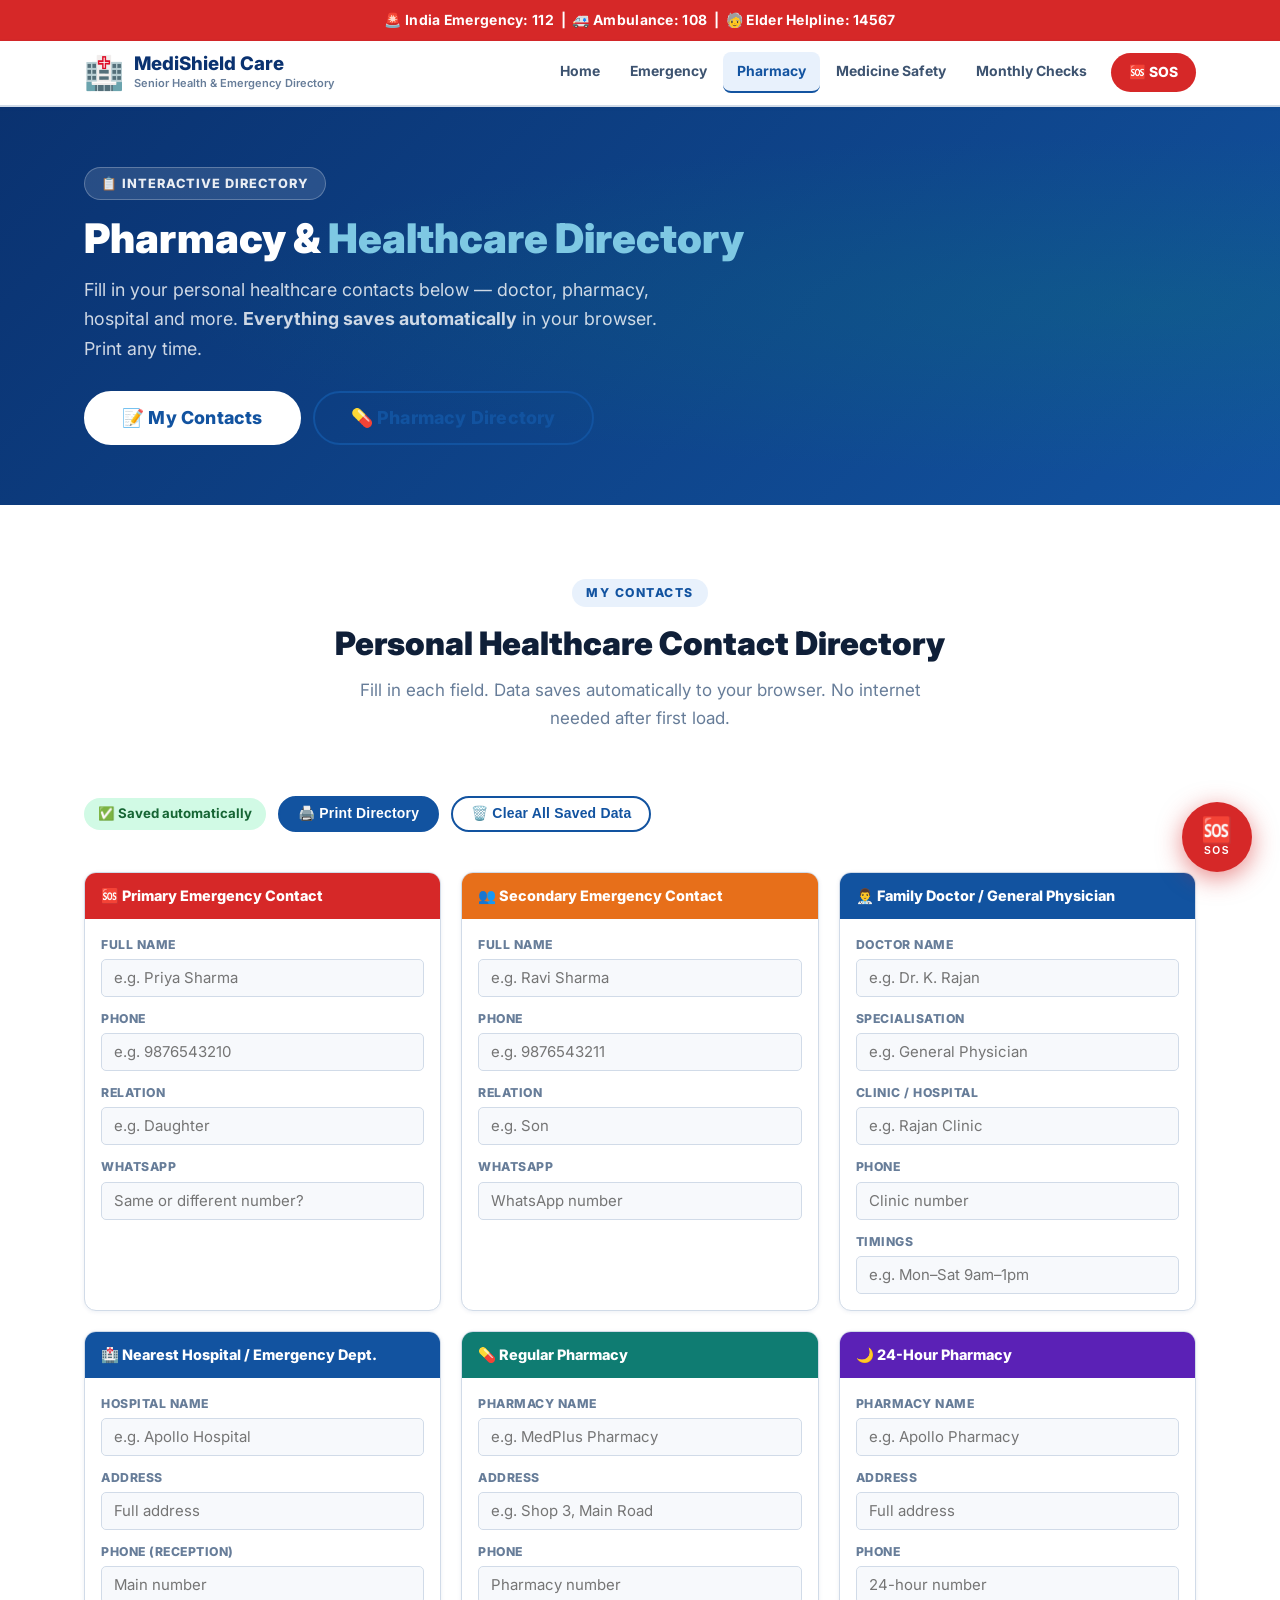
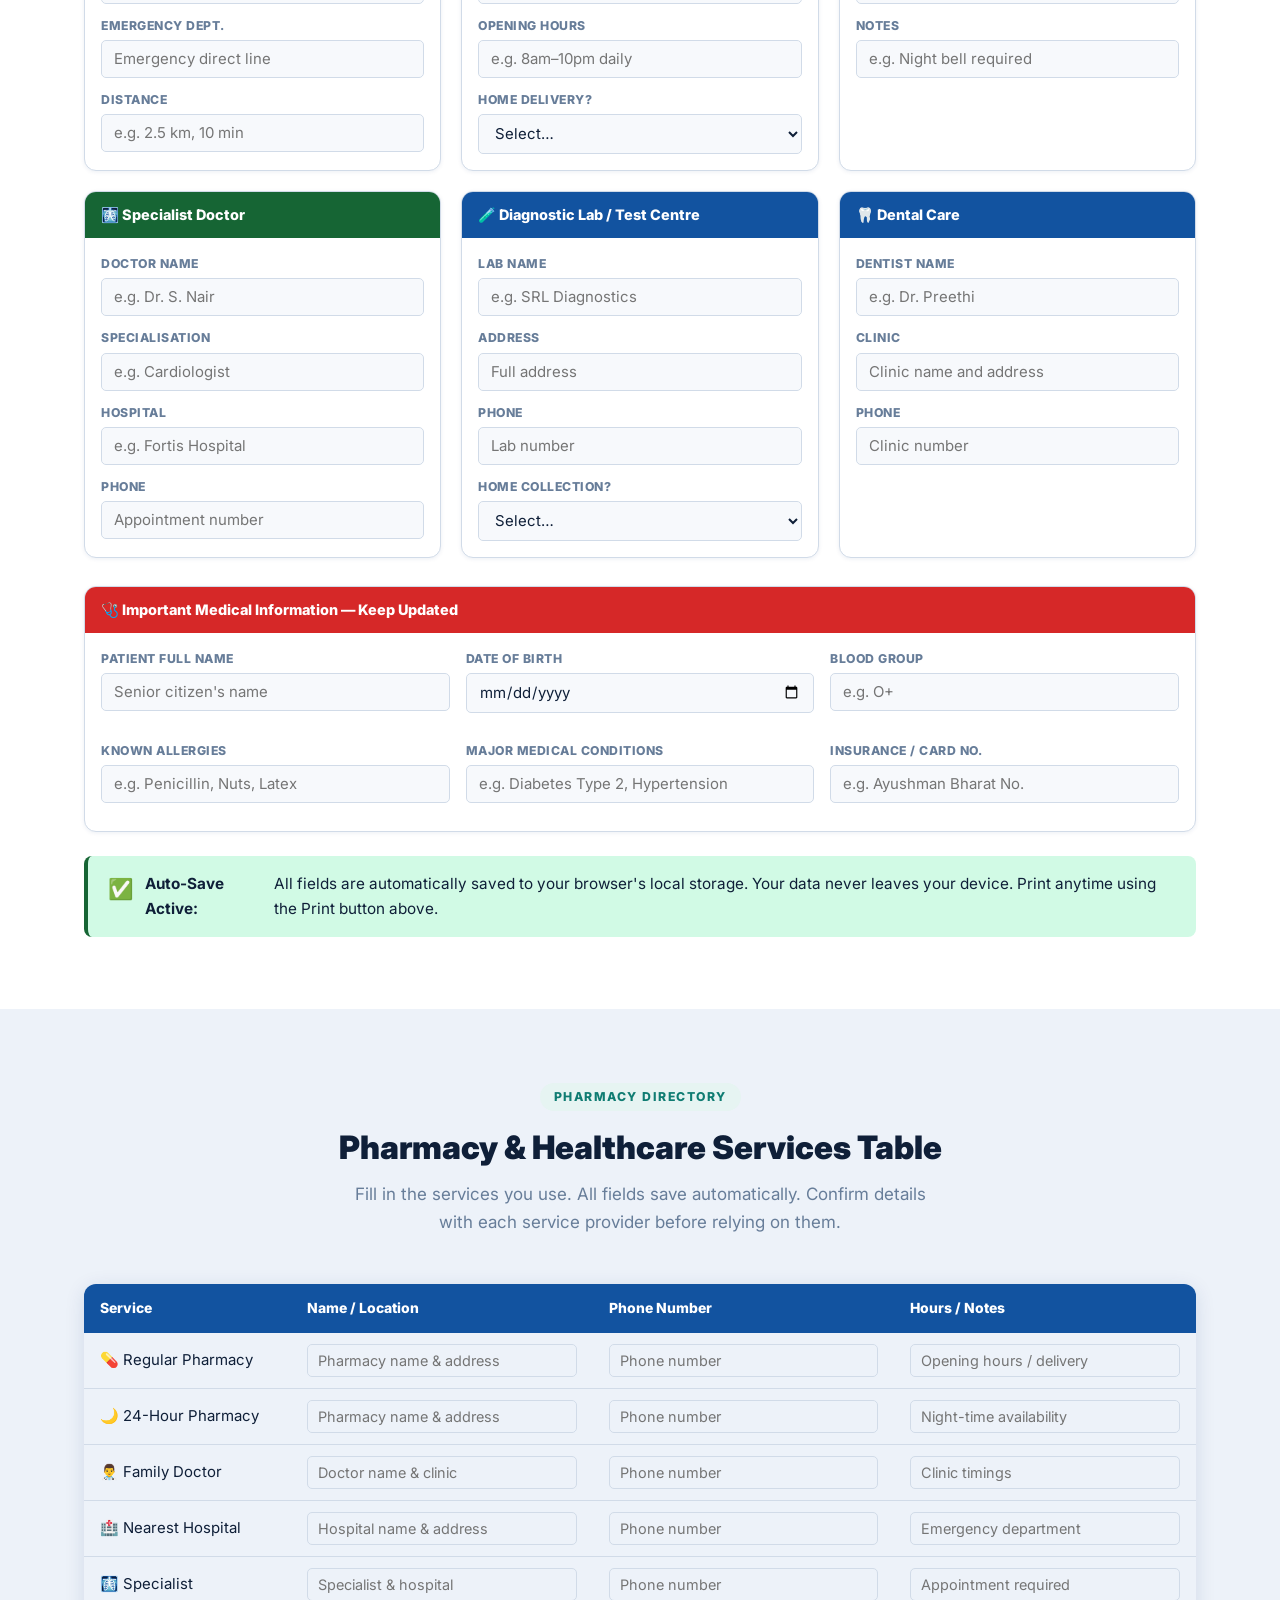
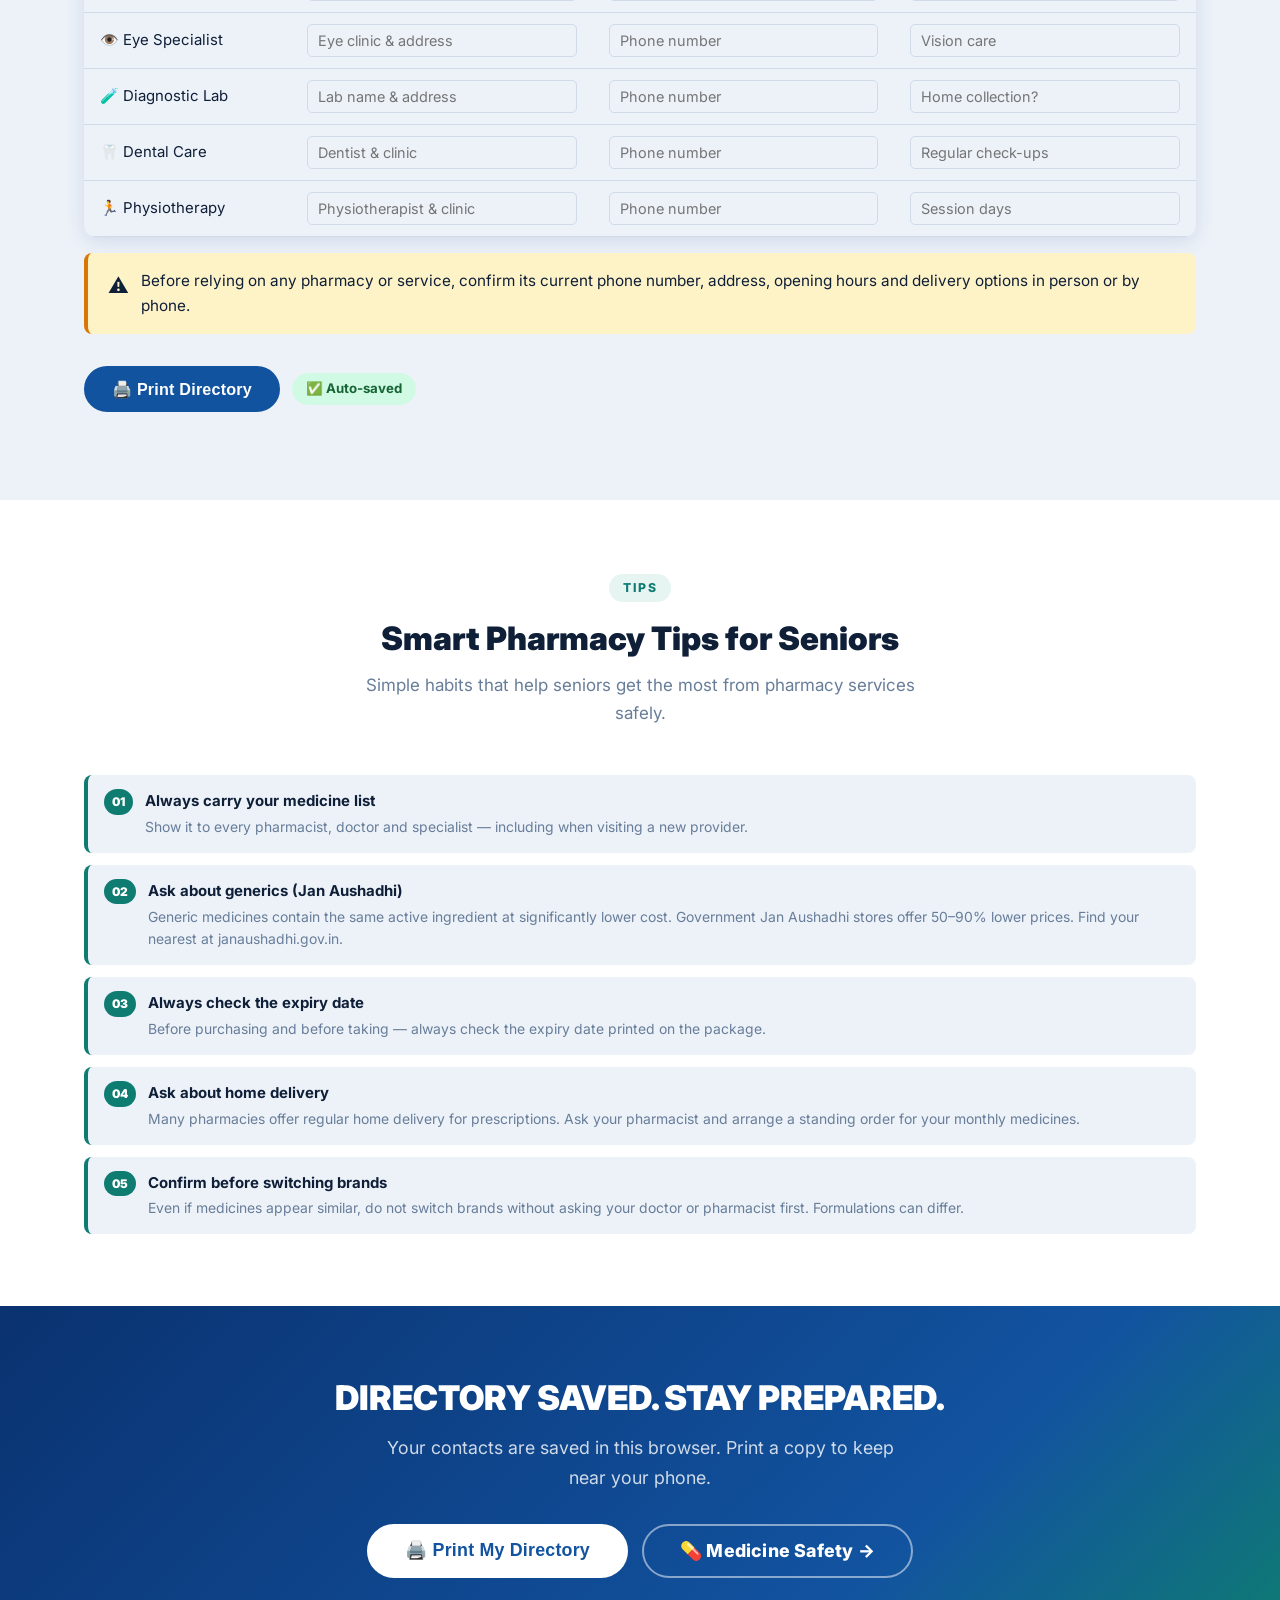
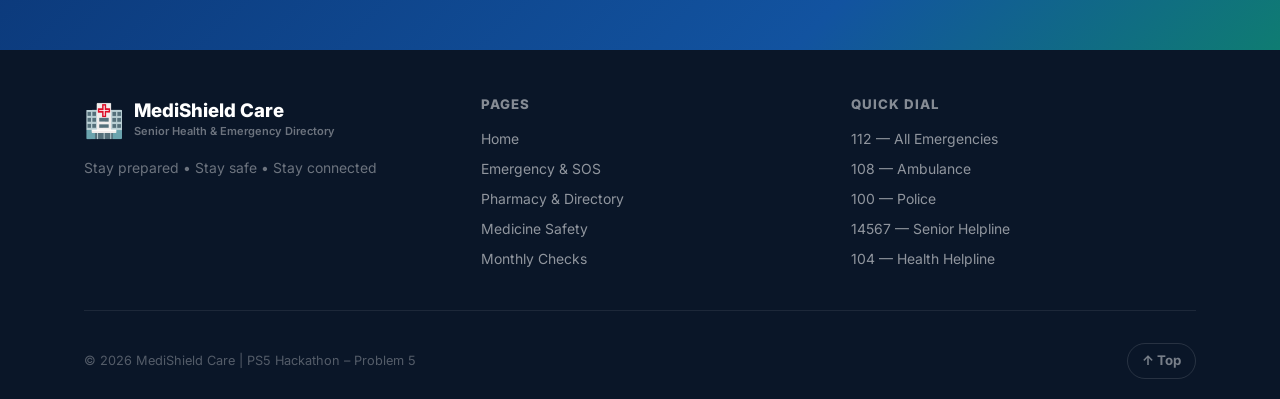
<file: pharmacy.html>
<!DOCTYPE html>
<html lang="en">
<head>
  <meta charset="UTF-8" />
  <meta name="viewport" content="width=device-width, initial-scale=1.0" />
  <title>Pharmacy &amp; My Directory — MediShield Care</title>
  <link href="https://fonts.googleapis.com/css2?family=Inter:wght@400;600;700;800;900&display=swap" rel="stylesheet" />
  <link rel="stylesheet" href="style.css" />
</head>
<body>

<div class="top-alert">
  🚨 India Emergency: <strong>112</strong> &nbsp;|&nbsp; 🚑 Ambulance: <strong>108</strong> &nbsp;|&nbsp; 🧓 Elder Helpline: <strong>14567</strong>
</div>
<header class="site-header">
  <div class="container header-inner">
    <a href="index.html" class="logo">
      <span class="logo-icon">🏥</span>
      <div class="logo-text">
        <span class="logo-title">MediShield Care</span>
        <span class="logo-sub">Senior Health &amp; Emergency Directory</span>
      </div>
    </a>
    <button class="nav-toggle" id="navToggle">☰</button>
    <nav class="main-nav" id="mainNav">
      <a href="index.html">Home</a>
      <a href="emergency.html">Emergency</a>
      <a href="pharmacy.html" class="active">Pharmacy</a>
      <a href="medicine-safety.html">Medicine Safety</a>
      <a href="monthly-checks.html">Monthly Checks</a>
      <a href="emergency.html" class="nav-sos-btn" id="navSOSBtn">🆘 SOS</a>
    </nav>
  </div>
</header>

<!-- HERO -->
<section class="page-hero" id="top">
  <div class="container page-hero-content">
    <div class="page-badge">📋 INTERACTIVE DIRECTORY</div>
    <h1>Pharmacy &amp; <span class="hero-accent">Healthcare Directory</span></h1>
    <p>Fill in your personal healthcare contacts below — doctor, pharmacy, hospital and more. <strong>Everything saves automatically</strong> in your browser. Print any time.</p>
    <div class="hero-actions">
      <a href="#contacts" class="btn btn-white btn-lg">📝 My Contacts</a>
      <a href="#pharmacy-table" class="btn btn-outline btn-lg">💊 Pharmacy Directory</a>
    </div>
  </div>
</section>

<!-- ═══ PERSONAL CONTACTS ═══ -->
<section class="section section-white" id="contacts">
  <div class="container">
    <div class="section-header">
      <span class="section-label">MY CONTACTS</span>
      <h2>Personal Healthcare Contact Directory</h2>
      <p class="section-desc">Fill in each field. Data saves automatically to your browser. No internet needed after first load.</p>
    </div>

    <div class="action-row">
      <span class="save-status saved" id="saveStatus">✅ Saved automatically</span>
      <button class="btn btn-primary btn-sm" onclick="window.print()">🖨️ Print Directory</button>
      <button class="btn btn-outline btn-sm" onclick="Store.clearAll('med_')">🗑️ Clear All Saved Data</button>
    </div>

    <div class="directory-grid mt-24">

      <div class="contact-card">
        <div class="contact-card-header red">🆘 Primary Emergency Contact</div>
        <div class="contact-card-body">
          <div class="form-field"><label>Full Name</label><input type="text" data-store="med_emg_name_1" placeholder="e.g. Priya Sharma" /></div>
          <div class="form-field"><label>Phone</label><input type="tel" data-store="med_emg_phone_1" placeholder="e.g. 9876543210" /></div>
          <div class="form-field"><label>Relation</label><input type="text" data-store="med_emg_relation_1" placeholder="e.g. Daughter" /></div>
          <div class="form-field"><label>WhatsApp</label><input type="tel" data-store="med_emg_wa_1" placeholder="Same or different number?" /></div>
        </div>
      </div>

      <div class="contact-card">
        <div class="contact-card-header orange">👥 Secondary Emergency Contact</div>
        <div class="contact-card-body">
          <div class="form-field"><label>Full Name</label><input type="text" data-store="med_emg_name_2" placeholder="e.g. Ravi Sharma" /></div>
          <div class="form-field"><label>Phone</label><input type="tel" data-store="med_emg_phone_2" placeholder="e.g. 9876543211" /></div>
          <div class="form-field"><label>Relation</label><input type="text" data-store="med_emg_relation_2" placeholder="e.g. Son" /></div>
          <div class="form-field"><label>WhatsApp</label><input type="tel" data-store="med_emg_wa_2" placeholder="WhatsApp number" /></div>
        </div>
      </div>

      <div class="contact-card">
        <div class="contact-card-header">👨‍⚕️ Family Doctor / General Physician</div>
        <div class="contact-card-body">
          <div class="form-field"><label>Doctor Name</label><input type="text" data-store="med_dr_name" placeholder="e.g. Dr. K. Rajan" /></div>
          <div class="form-field"><label>Specialisation</label><input type="text" data-store="med_dr_spec" placeholder="e.g. General Physician" /></div>
          <div class="form-field"><label>Clinic / Hospital</label><input type="text" data-store="med_dr_clinic" placeholder="e.g. Rajan Clinic" /></div>
          <div class="form-field"><label>Phone</label><input type="tel" data-store="med_dr_phone" placeholder="Clinic number" /></div>
          <div class="form-field"><label>Timings</label><input type="text" data-store="med_dr_timing" placeholder="e.g. Mon–Sat 9am–1pm" /></div>
        </div>
      </div>

      <div class="contact-card">
        <div class="contact-card-header">🏥 Nearest Hospital / Emergency Dept.</div>
        <div class="contact-card-body">
          <div class="form-field"><label>Hospital Name</label><input type="text" data-store="med_hosp_name" placeholder="e.g. Apollo Hospital" /></div>
          <div class="form-field"><label>Address</label><input type="text" data-store="med_hosp_addr" placeholder="Full address" /></div>
          <div class="form-field"><label>Phone (Reception)</label><input type="tel" data-store="med_hosp_phone" placeholder="Main number" /></div>
          <div class="form-field"><label>Emergency Dept.</label><input type="tel" data-store="med_hosp_emg" placeholder="Emergency direct line" /></div>
          <div class="form-field"><label>Distance</label><input type="text" data-store="med_hosp_dist" placeholder="e.g. 2.5 km, 10 min" /></div>
        </div>
      </div>

      <div class="contact-card">
        <div class="contact-card-header teal">💊 Regular Pharmacy</div>
        <div class="contact-card-body">
          <div class="form-field"><label>Pharmacy Name</label><input type="text" data-store="med_rx_name" placeholder="e.g. MedPlus Pharmacy" /></div>
          <div class="form-field"><label>Address</label><input type="text" data-store="med_rx_addr" placeholder="e.g. Shop 3, Main Road" /></div>
          <div class="form-field"><label>Phone</label><input type="tel" data-store="med_rx_phone" placeholder="Pharmacy number" /></div>
          <div class="form-field"><label>Opening Hours</label><input type="text" data-store="med_rx_timing" placeholder="e.g. 8am–10pm daily" /></div>
          <div class="form-field"><label>Home Delivery?</label>
            <select data-store="med_rx_delivery">
              <option value="">Select…</option>
              <option value="yes">✅ Yes — delivery available</option>
              <option value="no">❌ No delivery</option>
              <option value="unknown">❓ Confirm with pharmacy</option>
            </select>
          </div>
        </div>
      </div>

      <div class="contact-card">
        <div class="contact-card-header purple">🌙 24-Hour Pharmacy</div>
        <div class="contact-card-body">
          <div class="form-field"><label>Pharmacy Name</label><input type="text" data-store="med_rx24_name" placeholder="e.g. Apollo Pharmacy" /></div>
          <div class="form-field"><label>Address</label><input type="text" data-store="med_rx24_addr" placeholder="Full address" /></div>
          <div class="form-field"><label>Phone</label><input type="tel" data-store="med_rx24_phone" placeholder="24-hour number" /></div>
          <div class="form-field"><label>Notes</label><input type="text" data-store="med_rx24_notes" placeholder="e.g. Night bell required" /></div>
        </div>
      </div>

      <div class="contact-card">
        <div class="contact-card-header green">🩻 Specialist Doctor</div>
        <div class="contact-card-body">
          <div class="form-field"><label>Doctor Name</label><input type="text" data-store="med_sp_name" placeholder="e.g. Dr. S. Nair" /></div>
          <div class="form-field"><label>Specialisation</label><input type="text" data-store="med_sp_spec" placeholder="e.g. Cardiologist" /></div>
          <div class="form-field"><label>Hospital</label><input type="text" data-store="med_sp_hosp" placeholder="e.g. Fortis Hospital" /></div>
          <div class="form-field"><label>Phone</label><input type="tel" data-store="med_sp_phone" placeholder="Appointment number" /></div>
        </div>
      </div>

      <div class="contact-card">
        <div class="contact-card-header">🧪 Diagnostic Lab / Test Centre</div>
        <div class="contact-card-body">
          <div class="form-field"><label>Lab Name</label><input type="text" data-store="med_lab_name" placeholder="e.g. SRL Diagnostics" /></div>
          <div class="form-field"><label>Address</label><input type="text" data-store="med_lab_addr" placeholder="Full address" /></div>
          <div class="form-field"><label>Phone</label><input type="tel" data-store="med_lab_phone" placeholder="Lab number" /></div>
          <div class="form-field"><label>Home Collection?</label>
            <select data-store="med_lab_collection">
              <option value="">Select…</option>
              <option value="yes">✅ Yes — home collection available</option>
              <option value="no">❌ Visit lab in person</option>
            </select>
          </div>
        </div>
      </div>

      <div class="contact-card">
        <div class="contact-card-header">🦷 Dental Care</div>
        <div class="contact-card-body">
          <div class="form-field"><label>Dentist Name</label><input type="text" data-store="med_dent_name" placeholder="e.g. Dr. Preethi" /></div>
          <div class="form-field"><label>Clinic</label><input type="text" data-store="med_dent_clinic" placeholder="Clinic name and address" /></div>
          <div class="form-field"><label>Phone</label><input type="tel" data-store="med_dent_phone" placeholder="Clinic number" /></div>
        </div>
      </div>

    </div><!-- end directory-grid -->

    <!-- Medical Info -->
    <div style="margin-top:28px;">
      <div class="contact-card">
        <div class="contact-card-header red">🩺 Important Medical Information — Keep Updated</div>
        <div class="contact-card-body" style="display:grid;grid-template-columns:repeat(3,1fr);gap:16px;">
          <div class="form-field"><label>Patient Full Name</label><input type="text" data-store="med_patient_name" placeholder="Senior citizen's name" /></div>
          <div class="form-field"><label>Date of Birth</label><input type="date" data-store="med_dob" /></div>
          <div class="form-field"><label>Blood Group</label><input type="text" data-store="med_blood" placeholder="e.g. O+" /></div>
          <div class="form-field"><label>Known Allergies</label><input type="text" data-store="med_allergies" placeholder="e.g. Penicillin, Nuts, Latex" /></div>
          <div class="form-field"><label>Major Medical Conditions</label><input type="text" data-store="med_conditions" placeholder="e.g. Diabetes Type 2, Hypertension" /></div>
          <div class="form-field"><label>Insurance / Card No.</label><input type="text" data-store="med_insurance" placeholder="e.g. Ayushman Bharat No." /></div>
        </div>
      </div>
    </div>

    <div class="note note-success mt-24">
      <span class="note-icon">✅</span>
      <strong>Auto-Save Active:</strong> All fields are automatically saved to your browser's local storage. Your data never leaves your device. Print anytime using the Print button above.
    </div>
  </div>
</section>

<!-- ═══ PHARMACY TABLE ═══ -->
<section class="section section-bg2" id="pharmacy-table">
  <div class="container">
    <div class="section-header">
      <span class="section-label teal">PHARMACY DIRECTORY</span>
      <h2>Pharmacy &amp; Healthcare Services Table</h2>
      <p class="section-desc">Fill in the services you use. All fields save automatically. Confirm details with each service provider before relying on them.</p>
    </div>

    <div class="pharmacy-table-wrap">
      <table class="pharmacy-table">
        <thead>
          <tr>
            <th>Service</th>
            <th>Name / Location</th>
            <th>Phone Number</th>
            <th>Hours / Notes</th>
          </tr>
        </thead>
        <tbody>
          <tr>
            <td>💊 Regular Pharmacy</td>
            <td><input type="text" data-store="pt_rx1_name" placeholder="Pharmacy name &amp; address" /></td>
            <td><input type="tel" data-store="pt_rx1_phone" placeholder="Phone number" /></td>
            <td><input type="text" data-store="pt_rx1_notes" placeholder="Opening hours / delivery" /></td>
          </tr>
          <tr>
            <td>🌙 24-Hour Pharmacy</td>
            <td><input type="text" data-store="pt_rx2_name" placeholder="Pharmacy name &amp; address" /></td>
            <td><input type="tel" data-store="pt_rx2_phone" placeholder="Phone number" /></td>
            <td><input type="text" data-store="pt_rx2_notes" placeholder="Night-time availability" /></td>
          </tr>
          <tr>
            <td>👨‍⚕️ Family Doctor</td>
            <td><input type="text" data-store="pt_dr_name" placeholder="Doctor name &amp; clinic" /></td>
            <td><input type="tel" data-store="pt_dr_phone" placeholder="Phone number" /></td>
            <td><input type="text" data-store="pt_dr_notes" placeholder="Clinic timings" /></td>
          </tr>
          <tr>
            <td>🏥 Nearest Hospital</td>
            <td><input type="text" data-store="pt_hosp_name" placeholder="Hospital name &amp; address" /></td>
            <td><input type="tel" data-store="pt_hosp_phone" placeholder="Phone number" /></td>
            <td><input type="text" data-store="pt_hosp_notes" placeholder="Emergency department" /></td>
          </tr>
          <tr>
            <td>🩻 Specialist</td>
            <td><input type="text" data-store="pt_sp_name" placeholder="Specialist &amp; hospital" /></td>
            <td><input type="tel" data-store="pt_sp_phone" placeholder="Phone number" /></td>
            <td><input type="text" data-store="pt_sp_notes" placeholder="Appointment required" /></td>
          </tr>
          <tr>
            <td>👁️ Eye Specialist</td>
            <td><input type="text" data-store="pt_eye_name" placeholder="Eye clinic &amp; address" /></td>
            <td><input type="tel" data-store="pt_eye_phone" placeholder="Phone number" /></td>
            <td><input type="text" data-store="pt_eye_notes" placeholder="Vision care" /></td>
          </tr>
          <tr>
            <td>🧪 Diagnostic Lab</td>
            <td><input type="text" data-store="pt_lab_name" placeholder="Lab name &amp; address" /></td>
            <td><input type="tel" data-store="pt_lab_phone" placeholder="Phone number" /></td>
            <td><input type="text" data-store="pt_lab_notes" placeholder="Home collection?" /></td>
          </tr>
          <tr>
            <td>🦷 Dental Care</td>
            <td><input type="text" data-store="pt_dent_name" placeholder="Dentist &amp; clinic" /></td>
            <td><input type="tel" data-store="pt_dent_phone" placeholder="Phone number" /></td>
            <td><input type="text" data-store="pt_dent_notes" placeholder="Regular check-ups" /></td>
          </tr>
          <tr>
            <td>🏃 Physiotherapy</td>
            <td><input type="text" data-store="pt_physio_name" placeholder="Physiotherapist &amp; clinic" /></td>
            <td><input type="tel" data-store="pt_physio_phone" placeholder="Phone number" /></td>
            <td><input type="text" data-store="pt_physio_notes" placeholder="Session days" /></td>
          </tr>
        </tbody>
      </table>
    </div>

    <div class="note note-warn mt-16">
      <span class="note-icon">⚠️</span>
      Before relying on any pharmacy or service, confirm its current phone number, address, opening hours and delivery options in person or by phone.
    </div>

    <div class="action-row mt-16">
      <button class="btn btn-primary" onclick="window.print()">🖨️ Print Directory</button>
      <span class="save-status saved" id="saveStatus2">✅ Auto-saved</span>
    </div>
  </div>
</section>

<!-- ═══ PHARMACY TIPS ═══ -->
<section class="section section-white">
  <div class="container">
    <div class="section-header">
      <span class="section-label teal">TIPS</span>
      <h2>Smart Pharmacy Tips for Seniors</h2>
      <p class="section-desc">Simple habits that help seniors get the most from pharmacy services safely.</p>
    </div>
    <div class="tip-list">
      <div class="tip-item">
        <span class="tip-num">01</span>
        <div><strong>Always carry your medicine list</strong><p>Show it to every pharmacist, doctor and specialist — including when visiting a new provider.</p></div>
      </div>
      <div class="tip-item">
        <span class="tip-num">02</span>
        <div><strong>Ask about generics (Jan Aushadhi)</strong><p>Generic medicines contain the same active ingredient at significantly lower cost. Government Jan Aushadhi stores offer 50–90% lower prices. Find your nearest at janaushadhi.gov.in.</p></div>
      </div>
      <div class="tip-item">
        <span class="tip-num">03</span>
        <div><strong>Always check the expiry date</strong><p>Before purchasing and before taking — always check the expiry date printed on the package.</p></div>
      </div>
      <div class="tip-item">
        <span class="tip-num">04</span>
        <div><strong>Ask about home delivery</strong><p>Many pharmacies offer regular home delivery for prescriptions. Ask your pharmacist and arrange a standing order for your monthly medicines.</p></div>
      </div>
      <div class="tip-item">
        <span class="tip-num">05</span>
        <div><strong>Confirm before switching brands</strong><p>Even if medicines appear similar, do not switch brands without asking your doctor or pharmacist first. Formulations can differ.</p></div>
      </div>
    </div>
  </div>
</section>

<section class="cta-section">
  <div class="container">
    <h2>DIRECTORY SAVED. STAY PREPARED.</h2>
    <p>Your contacts are saved in this browser. Print a copy to keep near your phone.</p>
    <div class="cta-actions">
      <button class="btn btn-white btn-lg" onclick="window.print()">🖨️ Print My Directory</button>
      <a href="medicine-safety.html" class="btn btn-outline-white btn-lg">💊 Medicine Safety →</a>
    </div>
  </div>
</section>

<footer class="site-footer">
  <div class="container">
    <div class="footer-top">
      <div class="footer-brand">
        <div class="logo" style="margin-bottom:10px;"><span class="logo-icon">🏥</span><div class="logo-text"><span class="logo-title">MediShield Care</span><span class="logo-sub">Senior Health &amp; Emergency Directory</span></div></div>
        <p>Stay prepared • Stay safe • Stay connected</p>
      </div>
      <div class="footer-links-grid">
        <div class="footer-col"><h4>Pages</h4><a href="index.html">Home</a><a href="emergency.html">Emergency &amp; SOS</a><a href="pharmacy.html">Pharmacy &amp; Directory</a><a href="medicine-safety.html">Medicine Safety</a><a href="monthly-checks.html">Monthly Checks</a></div>
        <div class="footer-col"><h4>Quick Dial</h4><a href="tel:112">112 — All Emergencies</a><a href="tel:108">108 — Ambulance</a><a href="tel:100">100 — Police</a><a href="tel:14567">14567 — Senior Helpline</a><a href="tel:104">104 — Health Helpline</a></div>
      </div>
    </div>
    <div class="footer-bottom">
      <span>© 2026 MediShield Care | PS5 Hackathon – Problem 5</span>
      <a href="#top" class="back-to-top">↑ Top</a>
    </div>
  </div>
</footer>

<button class="sos-fab" id="sosFab" aria-label="Emergency SOS"><span class="fab-icon">🆘</span><span class="fab-text">SOS</span></button>

<div class="sos-overlay hidden" id="sosOverlay" role="dialog" aria-modal="true">
  <div class="sos-modal">
    <div class="sos-modal-header">
      <div class="sos-modal-header-left"><span class="sos-flash-icon">🚨</span><div><div class="sos-modal-title">Emergency SOS Activated</div><div class="sos-modal-subtitle">Your location is being prepared</div></div></div>
      <button class="sos-close" id="sosCloseBtn">✕</button>
    </div>
    <div class="sos-modal-body">
      <div class="location-box">
        <div class="location-box-header">📍 YOUR CURRENT LOCATION</div>
        <div class="location-status" id="sosLocationStatus">Detecting location…</div>
        <div class="location-coords font-mono" id="sosCoords"></div>
        <div class="location-actions">
          <button class="loc-btn primary" id="sosGetLocation">🔄 Refresh</button>
          <a class="loc-btn" id="sosLocationForMaps" href="#" target="_blank">🗺️ View Map</a>
          <button class="loc-btn" id="sosCopyBtn">📋 Copy</button>
        </div>
      </div>
      <div class="call-grid">
        <a href="tel:112" class="call-btn call-red"><span class="call-icon">🆘</span><span class="call-info"><span class="call-num">112</span><span class="call-label">All Emergencies</span></span></a>
        <a href="tel:108" class="call-btn call-orange"><span class="call-icon">🚑</span><span class="call-info"><span class="call-num">108</span><span class="call-label">Ambulance</span></span></a>
        <a href="tel:100" class="call-btn call-blue"><span class="call-icon">👮</span><span class="call-info"><span class="call-num">100</span><span class="call-label">Police</span></span></a>
        <a href="tel:14567" class="call-btn call-teal"><span class="call-icon">🧓</span><span class="call-info"><span class="call-num">14567</span><span class="call-label">Senior Helpline</span></span></a>
      </div>
      <div class="share-section mt-16">
        <div class="share-title">📲 SHARE YOUR LOCATION</div>
        <div class="share-buttons">
          <a id="sosWhatsApp" href="#" target="_blank" class="share-btn share-whatsapp">💬 WhatsApp Emergency Contact</a>
          <a id="sosMaps" href="#" target="_blank" class="share-btn share-maps">🗺️ Google Maps</a>
          <button id="sosCopyBtn2" class="share-btn share-copy" onclick="SOS.copyLocation()">📋 Copy Location</button>
        </div>
        <div class="sos-contact-row" id="sosSavedContact"></div>
      </div>
    </div>
  </div>
</div>

<script src="shared.js"></script>
</body>
</html>
</file>
<file: style.css>
/* ══════════════════════════════════════════════════════
   MediShield Care  —  Clinical White + Blue/Red theme
   style.css  (shared across all pages)
══════════════════════════════════════════════════════ */

/* ── CSS Reset & Variables ── */
*, *::before, *::after { box-sizing: border-box; margin: 0; padding: 0; }

:root {
  /* Core palette */
  --primary:     #1253a0;
  --primary-dk:  #0a3270;
  --primary-lt:  #e8f1fc;
  --red:         #d62828;
  --red-lt:      #fde8e8;
  --red-dk:      #991b1b;
  --orange:      #e76f1a;
  --teal:        #0f7c72;
  --teal-lt:     #e6f4f2;
  --green:       #166534;
  --green-lt:    #d1fae5;
  --purple:      #5b21b6;
  --amber:       #b45309;
  --amber-lt:    #fef3c7;

  /* Neutrals */
  --white:       #ffffff;
  --bg:          #f7f9fc;
  --bg2:         #edf2f9;
  --border:      #d1dbe8;
  --text:        #0f1f38;
  --text-mid:    #3d5370;
  --text-muted:  #677d99;

  /* Effects */
  --shadow-sm:   0 1px 4px rgba(10,50,112,.08);
  --shadow:      0 4px 20px rgba(10,50,112,.12);
  --shadow-lg:   0 12px 40px rgba(10,50,112,.16);
  --radius:      12px;
  --radius-sm:   8px;
  --radius-xs:   5px;

  /* Typography */
  --font: 'Inter', system-ui, -apple-system, sans-serif;
  --font-serif: 'Georgia', 'Times New Roman', serif;
}

html { scroll-behavior: smooth; font-size: 17px; }

body {
  font-family: var(--font);
  color: var(--text);
  background: var(--bg);
  line-height: 1.65;
  -webkit-font-smoothing: antialiased;
}

a { color: var(--primary); text-decoration: none; transition: color .15s; }
a:hover { color: var(--primary-dk); text-decoration: underline; }
img { max-width: 100%; height: auto; display: block; border-radius: var(--radius); }
strong { font-weight: 700; }

.container { max-width: 1160px; margin: 0 auto; padding: 0 24px; }
.sr-only { position:absolute; width:1px; height:1px; overflow:hidden; clip:rect(0,0,0,0); }

/* ═══════════════════════════════════
   TOP ALERT BAR
═══════════════════════════════════ */
.top-alert {
  background: var(--red);
  color: #fff;
  text-align: center;
  padding: 9px 20px;
  font-size: .82rem;
  font-weight: 700;
  letter-spacing: .3px;
}
.top-alert a { color: #ffd6d6; font-weight: 800; }

/* ═══════════════════════════════════
   SITE HEADER / NAV
═══════════════════════════════════ */
.site-header {
  background: var(--white);
  border-bottom: 2px solid var(--border);
  position: sticky;
  top: 0;
  z-index: 90;
  box-shadow: var(--shadow-sm);
}
.header-inner {
  display: flex;
  align-items: center;
  justify-content: space-between;
  gap: 20px;
  min-height: 64px;
}
.logo {
  display: flex;
  align-items: center;
  gap: 10px;
  flex-shrink: 0;
  text-decoration: none;
}
.logo-icon { font-size: 1.9rem; }
.logo-text  { display: flex; flex-direction: column; }
.logo-title { font-size: 1.1rem; font-weight: 800; color: var(--primary-dk); line-height: 1.1; }
.logo-sub   { font-size: .65rem; color: var(--text-muted); font-weight: 600; }

.main-nav { display: flex; gap: 2px; align-items: center; }
.main-nav a {
  color: var(--text-mid);
  font-size: .82rem;
  font-weight: 700;
  padding: 8px 14px;
  border-radius: var(--radius-sm);
  transition: all .15s;
  white-space: nowrap;
  text-decoration: none;
  border-bottom: 2px solid transparent;
}
.main-nav a:hover { background: var(--primary-lt); color: var(--primary); }
.main-nav a.active { color: var(--primary); border-bottom-color: var(--primary); background: var(--primary-lt); }

.nav-sos-btn {
  background: var(--red);
  color: #fff !important;
  border-radius: 50px !important;
  padding: 8px 18px !important;
  font-weight: 800 !important;
  font-size: .82rem !important;
  border: none !important;
  animation: pulse-sos 2.4s infinite;
  margin-left: 8px;
}
.nav-sos-btn:hover { background: var(--red-dk) !important; text-decoration: none !important; }

@keyframes pulse-sos {
  0%, 100% { box-shadow: 0 0 0 0 rgba(214,40,40,.5); }
  50%       { box-shadow: 0 0 0 7px rgba(214,40,40,0); }
}

.nav-toggle {
  display: none;
  background: none;
  border: 2px solid var(--border);
  color: var(--text);
  font-size: 1.3rem;
  padding: 7px 11px;
  border-radius: var(--radius-sm);
  cursor: pointer;
  transition: all .15s;
}
.nav-toggle:hover { background: var(--bg2); }

/* ═══════════════════════════════════
   BUTTONS
═══════════════════════════════════ */
.btn {
  display: inline-flex;
  align-items: center;
  gap: 8px;
  padding: 13px 26px;
  border-radius: 50px;
  font-size: .95rem;
  font-weight: 800;
  cursor: pointer;
  border: 2.5px solid transparent;
  transition: all .18s;
  text-decoration: none;
  line-height: 1;
  letter-spacing: .2px;
}
.btn:hover { text-decoration: none; transform: translateY(-1px); }

.btn-primary { background: var(--primary); color: #fff; border-color: var(--primary); }
.btn-primary:hover { background: var(--primary-dk); border-color: var(--primary-dk); }

.btn-red { background: var(--red); color: #fff; border-color: var(--red); }
.btn-red:hover { background: var(--red-dk); border-color: var(--red-dk); }

.btn-teal { background: var(--teal); color: #fff; border-color: var(--teal); }
.btn-outline { background: transparent; color: var(--primary); border-color: var(--primary); }
.btn-outline:hover { background: var(--primary-lt); }

.btn-sm { padding: 9px 18px; font-size: .82rem; }
.btn-lg { padding: 16px 36px; font-size: 1.05rem; }

/* ═══════════════════════════════════
   PAGE HERO
═══════════════════════════════════ */
.page-hero {
  background: linear-gradient(135deg, var(--primary-dk) 0%, var(--primary) 100%);
  padding: 60px 0;
  position: relative;
  overflow: hidden;
}
.page-hero::before {
  content: '';
  position: absolute; inset: 0;
  background: radial-gradient(ellipse at 90% 50%, rgba(15,124,114,.25) 0%, transparent 60%);
  pointer-events: none;
}
.page-hero-content { position: relative; z-index: 1; }
.page-badge {
  display: inline-block;
  background: rgba(255,255,255,.12);
  border: 1.5px solid rgba(255,255,255,.25);
  color: rgba(255,255,255,.9);
  padding: 5px 16px;
  border-radius: 50px;
  font-size: .75rem;
  font-weight: 800;
  letter-spacing: 1px;
  margin-bottom: 16px;
}
.page-hero h1 {
  font-size: 2.4rem;
  font-weight: 900;
  color: #fff;
  line-height: 1.1;
  margin-bottom: 14px;
}
.page-hero .hero-accent { color: #7ec8e3; }
.page-hero .hero-red    { color: #ff9999; }
.page-hero p {
  font-size: 1.05rem;
  color: rgba(255,255,255,.8);
  max-width: 600px;
  line-height: 1.65;
}
.hero-two-col {
  display: grid;
  grid-template-columns: 1fr 400px;
  align-items: center;
  gap: 48px;
}
.hero-img-wrap img {
  border-radius: var(--radius);
  box-shadow: 0 20px 50px rgba(0,0,0,.35);
}
.hero-actions { display: flex; gap: 12px; flex-wrap: wrap; margin-top: 28px; }

/* SOS quick-bar in hero */
.hero-sos-bar {
  display: flex;
  gap: 0;
  margin-top: 28px;
  background: rgba(255,255,255,.08);
  border: 1.5px solid rgba(255,255,255,.18);
  border-radius: var(--radius);
  overflow: hidden;
  flex-wrap: wrap;
}
.hero-sos-item {
  flex: 1;
  min-width: 120px;
  padding: 14px 16px;
  text-align: center;
  border-right: 1px solid rgba(255,255,255,.12);
  cursor: pointer;
  transition: background .15s;
  text-decoration: none;
  display: block;
}
.hero-sos-item:last-child { border-right: none; }
.hero-sos-item:hover { background: rgba(255,255,255,.14); text-decoration: none; }
.sos-num   { display: block; font-size: 1.5rem; font-weight: 900; color: #ffd166; }
.sos-label { display: block; font-size: .67rem; color: rgba(255,255,255,.7); font-weight: 600; margin-top: 2px; }

/* ═══════════════════════════════════
   SECTION STRUCTURE
═══════════════════════════════════ */
.section { padding: 72px 0; }
.section-white  { background: var(--white); }
.section-bg     { background: var(--bg); }
.section-bg2    { background: var(--bg2); }
.section-dark   { background: linear-gradient(135deg, #0a1f3c 0%, var(--primary-dk) 100%); }
.section-teal   { background: linear-gradient(135deg, #083832 0%, var(--teal) 100%); }

.section-header { text-align: center; margin-bottom: 48px; }
.section-label {
  display: inline-block;
  background: var(--primary-lt);
  color: var(--primary);
  font-size: .72rem;
  font-weight: 800;
  padding: 4px 14px;
  border-radius: 50px;
  letter-spacing: 1.5px;
  text-transform: uppercase;
  margin-bottom: 10px;
}
.section-label.red    { background: var(--red-lt); color: var(--red-dk); }
.section-label.teal   { background: var(--teal-lt); color: var(--teal); }
.section-label.amber  { background: var(--amber-lt); color: var(--amber); }
.section-label.light  { background: rgba(255,255,255,.12); color: rgba(255,255,255,.9); }
.section-label.green  { background: var(--green-lt); color: var(--green); }

.section-header h2 {
  font-size: 1.9rem;
  font-weight: 900;
  color: var(--text);
  margin: 8px 0 12px;
  line-height: 1.2;
}
.section-header.light h2 { color: #fff; }
.section-desc { font-size: 1rem; color: var(--text-muted); max-width: 580px; margin: 0 auto; }
.section-header.light .section-desc { color: rgba(255,255,255,.75); }

/* ═══════════════════════════════════
   CARDS
═══════════════════════════════════ */
.cards-grid { display: grid; gap: 20px; }
.g-2 { grid-template-columns: repeat(2, 1fr); }
.g-3 { grid-template-columns: repeat(3, 1fr); }
.g-4 { grid-template-columns: repeat(4, 1fr); }

.card {
  background: var(--white);
  border: 1.5px solid var(--border);
  border-radius: var(--radius);
  padding: 28px 24px;
  transition: transform .2s, box-shadow .2s;
  box-shadow: var(--shadow-sm);
}
.card:hover { transform: translateY(-3px); box-shadow: var(--shadow); }
.card-top-blue   { border-top: 4px solid var(--primary); }
.card-top-red    { border-top: 4px solid var(--red); }
.card-top-teal   { border-top: 4px solid var(--teal); }
.card-top-green  { border-top: 4px solid var(--green); }
.card-top-purple { border-top: 4px solid var(--purple); }
.card-top-orange { border-top: 4px solid var(--orange); }
.card-icon { font-size: 2.2rem; margin-bottom: 14px; }
.card h3   { font-size: 1.05rem; font-weight: 800; color: var(--text); margin-bottom: 8px; }
.card p    { font-size: .88rem; color: var(--text-muted); line-height: 1.6; margin: 0; }

/* ═══════════════════════════════════
   NOTE / ALERT BOXES
═══════════════════════════════════ */
.note {
  display: flex;
  align-items: flex-start;
  gap: 12px;
  padding: 16px 20px;
  border-radius: var(--radius-sm);
  font-size: .9rem;
  line-height: 1.6;
}
.note .note-icon { font-size: 1.2rem; flex-shrink: 0; margin-top: 1px; }
.note-info    { background: var(--primary-lt); border-left: 4px solid var(--primary); }
.note-warn    { background: var(--amber-lt); border-left: 4px solid #d97706; }
.note-danger  { background: var(--red-lt); border-left: 4px solid var(--red); }
.note-success { background: var(--green-lt); border-left: 4px solid var(--green); }
.note-teal    { background: var(--teal-lt); border-left: 4px solid var(--teal); }

/* ═══════════════════════════════════
   UNVERIFIED BANNER (US poster)
═══════════════════════════════════ */
.unverified-banner {
  background: #7f1d1d;
  color: #fff;
  border: 3px solid var(--red);
  border-radius: var(--radius);
  overflow: hidden;
}
.unverified-banner-header {
  background: var(--red);
  padding: 12px 20px;
  display: flex;
  align-items: center;
  gap: 10px;
  font-size: .95rem;
  font-weight: 800;
  letter-spacing: .3px;
}
.unverified-banner-body {
  padding: 20px;
  font-size: .88rem;
  line-height: 1.65;
  color: rgba(255,255,255,.85);
}
.unverified-banner img { border-radius: var(--radius-sm); margin: 16px auto; max-height: 500px; object-fit: contain; }

/* ═══════════════════════════════════
   STEP CARDS (numbered)
═══════════════════════════════════ */
.steps-row { display: grid; grid-template-columns: repeat(4,1fr); gap: 20px; }
.step-card {
  background: var(--white);
  border: 1.5px solid var(--border);
  border-radius: var(--radius);
  padding: 28px 20px;
  text-align: center;
  position: relative;
  box-shadow: var(--shadow-sm);
  transition: transform .2s, box-shadow .2s;
}
.step-card:hover { transform: translateY(-3px); box-shadow: var(--shadow); }
.step-num {
  position: absolute; top: -16px; left: 50%; transform: translateX(-50%);
  width: 36px; height: 36px;
  background: var(--red); color: #fff;
  border-radius: 50%;
  font-size: .88rem; font-weight: 900;
  display: flex; align-items: center; justify-content: center;
  box-shadow: 0 4px 12px rgba(214,40,40,.35);
}
.step-icon { font-size: 2.4rem; margin: 10px 0 14px; }
.step-card h3 { font-size: 1rem; font-weight: 800; color: var(--text); margin-bottom: 8px; }
.step-card p  { font-size: .86rem; color: var(--text-muted); line-height: 1.6; margin: 0; }

/* ═══════════════════════════════════
   EMERGENCY NUMBER BOARD
═══════════════════════════════════ */
.emg-board { background: var(--white); border: 1.5px solid var(--border); border-radius: var(--radius); padding: 32px; box-shadow: var(--shadow); }
.emg-board-title { font-size: 1.15rem; font-weight: 900; color: var(--text); margin-bottom: 20px; text-align: center; }
.emg-grid { display: grid; grid-template-columns: repeat(3,1fr); gap: 16px; margin-bottom: 20px; }
.emg-card {
  border-radius: var(--radius-sm);
  padding: 20px 16px;
  text-align: center;
  transition: transform .2s, box-shadow .2s;
  cursor: pointer;
  position: relative;
}
.emg-card:hover { transform: translateY(-3px); box-shadow: var(--shadow); }
.emg-card .emg-icon { font-size: 1.8rem; margin-bottom: 6px; }
.emg-card .emg-num  {
  font-size: 1.75rem; font-weight: 900; color: #fff;
  letter-spacing: 1px; line-height: 1; margin-bottom: 5px;
  display: block;
}
.emg-card .emg-label { font-size: .82rem; font-weight: 800; color: rgba(255,255,255,.95); margin-bottom: 4px; }
.emg-card .emg-note  { font-size: .7rem; color: rgba(255,255,255,.65); }
.emg-copy-hint { position: absolute; top: 8px; right: 10px; font-size: .6rem; color: rgba(255,255,255,.5); font-weight: 600; }

.emg-red    { background: linear-gradient(135deg, #991b1b, #d62828); }
.emg-orange { background: linear-gradient(135deg, #92400e, #e76f1a); }
.emg-blue   { background: linear-gradient(135deg, #0a3270, #1253a0); }
.emg-purple { background: linear-gradient(135deg, #3b1f7c, #5b21b6); }
.emg-teal   { background: linear-gradient(135deg, #083832, #0f7c72); }
.emg-green  { background: linear-gradient(135deg, #064e3b, #166534); }
.emg-pink   { background: linear-gradient(135deg, #831843, #be185d); }
.emg-slate  { background: linear-gradient(135deg, #1e3a5f, #2d5986); }

/* ═══════════════════════════════════
   INTERACTIVE DIRECTORY (forms)
═══════════════════════════════════ */
.directory-grid { display: grid; grid-template-columns: repeat(3,1fr); gap: 20px; }

.contact-card {
  background: var(--white);
  border: 1.5px solid var(--border);
  border-radius: var(--radius);
  overflow: hidden;
  box-shadow: var(--shadow-sm);
  transition: box-shadow .2s;
}
.contact-card:focus-within { box-shadow: 0 0 0 3px rgba(18,83,160,.2), var(--shadow); }
.contact-card-header {
  background: var(--primary);
  color: #fff;
  padding: 11px 16px;
  font-size: .85rem;
  font-weight: 800;
  display: flex;
  align-items: center;
  gap: 8px;
}
.contact-card-header.red    { background: var(--red); }
.contact-card-header.teal   { background: var(--teal); }
.contact-card-header.green  { background: var(--green); }
.contact-card-header.purple { background: var(--purple); }
.contact-card-header.orange { background: var(--orange); }
.contact-card-body { padding: 16px; }

.form-field { margin-bottom: 12px; }
.form-field:last-child { margin-bottom: 0; }
.form-field label {
  display: block;
  font-size: .72rem;
  font-weight: 800;
  color: var(--text-muted);
  letter-spacing: .5px;
  text-transform: uppercase;
  margin-bottom: 4px;
}
.form-field input, .form-field textarea, .form-field select {
  width: 100%;
  border: 1.5px solid var(--border);
  border-radius: var(--radius-xs);
  padding: 9px 12px;
  font-size: .88rem;
  font-family: var(--font);
  color: var(--text);
  background: var(--bg);
  transition: border-color .15s, box-shadow .15s;
  outline: none;
}
.form-field input:focus, .form-field textarea:focus {
  border-color: var(--primary);
  box-shadow: 0 0 0 3px rgba(18,83,160,.12);
  background: var(--white);
}
.form-field input.saved { border-color: var(--teal); background: #f0faf9; }
.form-field textarea { resize: vertical; min-height: 60px; }

/* Pharmacy table */
.pharmacy-table-wrap { overflow-x: auto; border-radius: var(--radius); box-shadow: var(--shadow); }
.pharmacy-table { width: 100%; border-collapse: collapse; min-width: 640px; }
.pharmacy-table thead { background: var(--primary); }
.pharmacy-table th { color: #fff; font-size: .82rem; font-weight: 800; padding: 13px 16px; text-align: left; }
.pharmacy-table tbody tr:nth-child(even) { background: var(--bg2); }
.pharmacy-table tbody tr { transition: background .15s; }
.pharmacy-table tbody tr:hover { background: var(--primary-lt); }
.pharmacy-table td { padding: 11px 16px; border-bottom: 1px solid var(--border); font-size: .88rem; vertical-align: middle; }
.pharmacy-table td input {
  width: 100%; border: 1.5px solid var(--border); border-radius: var(--radius-xs);
  padding: 7px 10px; font-size: .85rem; background: transparent; outline: none; font-family: var(--font);
}
.pharmacy-table td input:focus { border-color: var(--primary); background: var(--white); }
.pharmacy-table td input.saved { border-color: var(--teal); background: #f0faf9; }

/* Save status indicator */
.save-status {
  display: inline-flex;
  align-items: center;
  gap: 6px;
  font-size: .78rem;
  font-weight: 700;
  padding: 5px 14px;
  border-radius: 50px;
  transition: all .3s;
}
.save-status.saved    { background: var(--green-lt); color: var(--green); }
.save-status.unsaved  { background: var(--amber-lt); color: var(--amber); }
.save-status.saving   { background: var(--primary-lt); color: var(--primary); }

/* ═══════════════════════════════════
   MEDICINE SAFETY
═══════════════════════════════════ */
.two-col { display: grid; grid-template-columns: 1fr 1fr; gap: 40px; align-items: start; }
.two-col-img { display: grid; grid-template-columns: 400px 1fr; gap: 44px; align-items: start; }

.reason-cards { display: grid; grid-template-columns: 1fr 1fr; gap: 14px; }
.reason-card {
  background: rgba(255,255,255,.07);
  border: 1.5px solid rgba(255,255,255,.12);
  border-radius: var(--radius-sm);
  padding: 18px 15px;
  transition: transform .2s;
}
.reason-card:hover { transform: translateY(-3px); }
.reason-card.span-2 { grid-column: span 2; }
.reason-card-icon  { font-size: 1.6rem; margin-bottom: 8px; }
.reason-card h4    { font-size: .9rem; font-weight: 800; color: #fff; margin-bottom: 5px; }
.reason-card p     { font-size: .82rem; color: rgba(255,255,255,.75); margin: 0; line-height: 1.55; }
.reason-card.b-red    { border-left: 4px solid #f87171; }
.reason-card.b-orange { border-left: 4px solid #fb923c; }
.reason-card.b-yellow { border-left: 4px solid #fbbf24; }
.reason-card.b-blue   { border-left: 4px solid #60a5fa; }
.reason-card.b-teal   { border-left: 4px solid #34d399; }

.med-quote {
  margin-top: 20px;
  padding: 18px 24px;
  background: rgba(255,255,255,.08);
  border-left: 4px solid #fbbf24;
  border-radius: var(--radius-sm);
  font-family: var(--font-serif);
  font-size: 1rem;
  font-style: italic;
  color: rgba(255,255,255,.88);
  line-height: 1.6;
}

/* Daily habit cards */
.habit-cards { display: grid; grid-template-columns: 1fr 1fr; gap: 14px; }
.habit-card {
  display: flex;
  align-items: flex-start;
  gap: 14px;
  background: var(--white);
  border: 1.5px solid var(--border);
  border-radius: var(--radius-sm);
  padding: 18px 16px;
  box-shadow: var(--shadow-sm);
  transition: transform .2s, box-shadow .2s;
}
.habit-card:hover { transform: translateY(-2px); box-shadow: var(--shadow); }
.habit-icon { font-size: 1.8rem; flex-shrink: 0; }
.habit-card h4 { font-size: .9rem; font-weight: 800; color: var(--text); margin-bottom: 4px; }
.habit-card p  { font-size: .82rem; color: var(--text-muted); margin: 0; line-height: 1.5; }

/* ═══════════════════════════════════
   MONTHLY CHECKS
═══════════════════════════════════ */
.checks-list { display: flex; flex-direction: column; }
.check-row {
  display: flex;
  align-items: flex-start;
  gap: 16px;
  padding: 18px 20px;
  border-bottom: 1px solid var(--border);
  transition: background .15s;
}
.check-row:hover { background: var(--primary-lt); border-radius: var(--radius-sm); }
.check-num {
  min-width: 32px; height: 32px;
  background: var(--red); color: #fff;
  border-radius: 50%;
  display: flex; align-items: center; justify-content: center;
  font-size: .82rem; font-weight: 900;
  flex-shrink: 0;
}
.check-emoji { font-size: 1.5rem; flex-shrink: 0; }
.check-text h4 { font-size: .98rem; font-weight: 800; color: var(--text); margin-bottom: 3px; }
.check-text p  { font-size: .86rem; color: var(--text-muted); margin: 0; }

/* Maintain steps */
.maintain-flow {
  display: flex;
  align-items: stretch;
  gap: 0;
  overflow-x: auto;
}
.maintain-step {
  flex: 1;
  min-width: 150px;
  background: var(--white);
  border: 1.5px solid var(--border);
  border-radius: var(--radius);
  padding: 24px 18px;
  text-align: center;
  position: relative;
  box-shadow: var(--shadow-sm);
  transition: transform .2s, box-shadow .2s;
  margin: 0 6px;
}
.maintain-step:hover { transform: translateY(-3px); box-shadow: var(--shadow); }
.ms-num {
  position: absolute; top: -14px; left: 50%; transform: translateX(-50%);
  width: 28px; height: 28px;
  background: var(--primary); color: #fff;
  border-radius: 50%;
  font-size: .78rem; font-weight: 900;
  display: flex; align-items: center; justify-content: center;
}
.ms-icon { font-size: 1.9rem; margin: 8px 0 10px; }
.maintain-step h3 { font-size: .9rem; font-weight: 800; color: var(--text); margin-bottom: 6px; }
.maintain-step p  { font-size: .8rem; color: var(--text-muted); margin: 0; line-height: 1.5; }

/* ═══════════════════════════════════
   SOS BUTTON (floating)
═══════════════════════════════════ */
.sos-fab {
  position: fixed;
  bottom: 28px;
  right: 28px;
  z-index: 999;
  width: 70px;
  height: 70px;
  background: var(--red);
  color: #fff;
  border: none;
  border-radius: 50%;
  font-size: .75rem;
  font-weight: 900;
  letter-spacing: .5px;
  cursor: pointer;
  display: flex;
  flex-direction: column;
  align-items: center;
  justify-content: center;
  gap: 2px;
  box-shadow: 0 6px 24px rgba(214,40,40,.55);
  animation: fab-pulse 2s infinite;
  transition: transform .15s;
  line-height: 1;
}
.sos-fab:hover { transform: scale(1.08); }
.sos-fab .fab-icon { font-size: 1.5rem; }
.sos-fab .fab-text { font-size: .6rem; font-weight: 900; letter-spacing: 1.5px; }

@keyframes fab-pulse {
  0%, 100% { box-shadow: 0 6px 24px rgba(214,40,40,.55), 0 0 0 0 rgba(214,40,40,.5); }
  50%       { box-shadow: 0 6px 24px rgba(214,40,40,.55), 0 0 0 12px rgba(214,40,40,0); }
}

/* ═══════════════════════════════════
   SOS MODAL
═══════════════════════════════════ */
.sos-overlay {
  position: fixed; inset: 0;
  background: rgba(10,25,50,.75);
  backdrop-filter: blur(4px);
  z-index: 1000;
  display: flex;
  align-items: center;
  justify-content: center;
  padding: 20px;
  animation: fadeIn .2s;
}
.sos-overlay.hidden { display: none; }

@keyframes fadeIn { from { opacity: 0; } to { opacity: 1; } }

.sos-modal {
  background: #fff;
  border-radius: 20px;
  overflow: hidden;
  max-width: 520px;
  width: 100%;
  box-shadow: 0 30px 80px rgba(0,0,0,.4);
  animation: slideUp .25s ease;
}
@keyframes slideUp { from { transform: translateY(30px); opacity: 0; } to { transform: translateY(0); opacity: 1; } }

.sos-modal-header {
  background: var(--red);
  padding: 20px 24px;
  display: flex;
  align-items: center;
  justify-content: space-between;
}
.sos-modal-header-left { display: flex; align-items: center; gap: 12px; }
.sos-flash-icon { font-size: 2rem; animation: flash 1s infinite; }
@keyframes flash { 0%,100% { opacity:1; } 50% { opacity: .4; } }
.sos-modal-title { color: #fff; font-size: 1.2rem; font-weight: 900; }
.sos-modal-subtitle { color: rgba(255,255,255,.8); font-size: .78rem; }
.sos-close {
  background: rgba(255,255,255,.18); border: none; border-radius: 50%;
  width: 36px; height: 36px;
  color: #fff; font-size: 1.1rem; cursor: pointer;
  display: flex; align-items: center; justify-content: center;
  transition: background .15s;
}
.sos-close:hover { background: rgba(255,255,255,.3); }

.sos-modal-body { padding: 24px; }

/* Location box */
.location-box {
  background: var(--bg2);
  border: 1.5px solid var(--border);
  border-radius: var(--radius-sm);
  padding: 14px 16px;
  margin-bottom: 20px;
}
.location-box-header { font-size: .72rem; font-weight: 800; color: var(--text-muted); letter-spacing: 1px; text-transform: uppercase; margin-bottom: 6px; }
.location-status { font-size: .9rem; font-weight: 600; color: var(--text); margin-bottom: 8px; min-height: 20px; }
.location-coords { font-size: .78rem; color: var(--text-muted); font-family: monospace; }
.location-actions { display: flex; gap: 8px; margin-top: 10px; flex-wrap: wrap; }
.loc-btn {
  font-size: .75rem; font-weight: 700; padding: 6px 12px;
  border-radius: 50px; border: 1.5px solid var(--border);
  cursor: pointer; background: var(--white); color: var(--text);
  transition: all .15s; display: inline-flex; align-items: center; gap: 5px;
}
.loc-btn:hover { background: var(--primary-lt); border-color: var(--primary); color: var(--primary); }
.loc-btn.primary { background: var(--primary); color: #fff; border-color: var(--primary); }
.loc-btn.primary:hover { background: var(--primary-dk); }

/* Call buttons */
.call-grid { display: grid; grid-template-columns: 1fr 1fr; gap: 10px; margin-bottom: 16px; }
.call-btn {
  display: flex;
  align-items: center;
  gap: 10px;
  padding: 14px 16px;
  border-radius: var(--radius-sm);
  text-decoration: none;
  font-weight: 800;
  font-size: .88rem;
  transition: transform .15s, box-shadow .15s;
  border: none;
  cursor: pointer;
}
.call-btn:hover { transform: translateY(-2px); box-shadow: var(--shadow); text-decoration: none; }
.call-btn .call-icon  { font-size: 1.4rem; flex-shrink: 0; }
.call-btn .call-info  { display: flex; flex-direction: column; }
.call-btn .call-num   { font-size: 1.1rem; font-weight: 900; line-height: 1; }
.call-btn .call-label { font-size: .68rem; opacity: .8; margin-top: 1px; }
.call-btn.call-red  { background: var(--red); color: #fff; }
.call-btn.call-blue { background: var(--primary); color: #fff; }
.call-btn.call-teal { background: var(--teal); color: #fff; }
.call-btn.call-orange { background: var(--orange); color: #fff; }

/* WhatsApp share */
.share-section { border-top: 1px solid var(--border); padding-top: 16px; }
.share-title { font-size: .78rem; font-weight: 800; color: var(--text-muted); letter-spacing: .8px; text-transform: uppercase; margin-bottom: 10px; }
.share-buttons { display: flex; gap: 8px; flex-wrap: wrap; }
.share-btn {
  display: inline-flex; align-items: center; gap: 7px;
  padding: 10px 16px; border-radius: 50px;
  font-size: .82rem; font-weight: 800;
  border: none; cursor: pointer; text-decoration: none;
  transition: all .15s;
}
.share-btn:hover { text-decoration: none; transform: translateY(-1px); }
.share-whatsapp { background: #25D366; color: #fff; }
.share-maps { background: #4285f4; color: #fff; }
.share-copy { background: var(--bg2); color: var(--text); border: 1.5px solid var(--border); }
.share-copy:hover { background: var(--primary-lt); border-color: var(--primary); color: var(--primary); }

.sos-contact-row { margin-top: 10px; padding-top: 10px; border-top: 1px dashed var(--border); font-size: .82rem; }

/* ═══════════════════════════════════
   HOME PAGE QUICK-NAV TILES
═══════════════════════════════════ */
.nav-tiles { display: grid; grid-template-columns: repeat(4,1fr); gap: 20px; }
.nav-tile {
  display: flex;
  flex-direction: column;
  align-items: center;
  text-align: center;
  padding: 32px 20px;
  background: var(--white);
  border: 1.5px solid var(--border);
  border-radius: var(--radius);
  text-decoration: none;
  transition: all .2s;
  box-shadow: var(--shadow-sm);
  gap: 10px;
}
.nav-tile:hover { transform: translateY(-4px); box-shadow: var(--shadow); background: var(--primary-lt); text-decoration: none; }
.nav-tile-icon { font-size: 2.5rem; }
.nav-tile h3   { font-size: .95rem; font-weight: 800; color: var(--text); margin: 0; }
.nav-tile p    { font-size: .78rem; color: var(--text-muted); margin: 0; line-height: 1.5; }
.nav-tile.red-tile  { border-top: 4px solid var(--red); }
.nav-tile.blue-tile { border-top: 4px solid var(--primary); }
.nav-tile.teal-tile { border-top: 4px solid var(--teal); }
.nav-tile.grn-tile  { border-top: 4px solid var(--green); }

/* ═══════════════════════════════════
   INFO / TIPS LISTS
═══════════════════════════════════ */
.tip-list { display: flex; flex-direction: column; gap: 12px; }
.tip-item {
  display: flex; align-items: flex-start; gap: 12px;
  padding: 14px 16px;
  background: var(--bg2);
  border-radius: var(--radius-sm);
  border-left: 4px solid var(--teal);
}
.tip-num {
  background: var(--teal); color: #fff;
  font-size: .7rem; font-weight: 900;
  padding: 3px 8px; border-radius: 50px; flex-shrink: 0;
}
.tip-item strong { display: block; font-size: .88rem; color: var(--text); margin-bottom: 2px; }
.tip-item p { font-size: .82rem; color: var(--text-muted); margin: 0; }

/* ═══════════════════════════════════
   CLOSING CTA
═══════════════════════════════════ */
.cta-section {
  background: linear-gradient(135deg, var(--primary-dk) 0%, var(--primary) 70%, var(--teal) 100%);
  padding: 72px 0;
  text-align: center;
}
.cta-section h2  { font-size: 2rem; font-weight: 900; color: #fff; margin-bottom: 14px; line-height: 1.2; }
.cta-section p   { font-size: 1.05rem; color: rgba(255,255,255,.8); max-width: 540px; margin: 0 auto 32px; }
.cta-actions     { display: flex; gap: 14px; justify-content: center; flex-wrap: wrap; }
.btn-white       { background: #fff; color: var(--primary); border-color: #fff; }
.btn-white:hover { background: var(--bg2); }
.btn-outline-white { background: transparent; color: #fff; border-color: rgba(255,255,255,.5); }
.btn-outline-white:hover { background: rgba(255,255,255,.1); text-decoration: none; }

/* ═══════════════════════════════════
   PRINT ACTIONS ROW
═══════════════════════════════════ */
.action-row {
  display: flex;
  align-items: center;
  gap: 12px;
  flex-wrap: wrap;
  padding: 16px 0;
}

/* ═══════════════════════════════════
   FOOTER
═══════════════════════════════════ */
.site-footer {
  background: #0a1628;
  padding: 44px 0 20px;
}
.footer-top {
  display: grid;
  grid-template-columns: 1fr 2fr;
  gap: 40px;
  margin-bottom: 32px;
  padding-bottom: 32px;
  border-bottom: 1px solid rgba(255,255,255,.08);
}
.footer-brand .logo-title { color: #fff; font-size: 1.1rem; }
.footer-brand .logo-sub   { color: rgba(255,255,255,.4); }
.footer-brand p { font-size: .82rem; color: rgba(255,255,255,.4); margin-top: 10px; line-height: 1.6; }

.footer-links-grid { display: grid; grid-template-columns: repeat(2,1fr); gap: 24px; }
.footer-col h4 { font-size: .78rem; font-weight: 800; color: rgba(255,255,255,.5); letter-spacing: 1px; text-transform: uppercase; margin-bottom: 12px; }
.footer-col a {
  display: block; color: rgba(255,255,255,.55); font-size: .82rem;
  margin-bottom: 7px; text-decoration: none; transition: color .15s;
}
.footer-col a:hover { color: #fff; }

.footer-bottom {
  display: flex;
  justify-content: space-between;
  align-items: center;
  flex-wrap: wrap;
  gap: 12px;
  font-size: .75rem;
  color: rgba(255,255,255,.3);
}
.back-to-top {
  color: rgba(255,255,255,.45); font-size: .78rem; font-weight: 700;
  padding: 6px 14px; border: 1px solid rgba(255,255,255,.12);
  border-radius: 50px; text-decoration: none; transition: all .15s;
}
.back-to-top:hover { color: #fff; border-color: rgba(255,255,255,.35); text-decoration: none; }

.disclaimer {
  font-size: .78rem;
  color: rgba(255,255,255,.35);
  line-height: 1.65;
  padding: 14px 0;
  border-top: 1px solid rgba(255,255,255,.06);
  margin-top: 10px;
}

/* ═══════════════════════════════════
   PRINT STYLES
═══════════════════════════════════ */
@media print {
  .site-header, .sos-fab, .sos-overlay, .nav-sos-btn,
  .cta-section, .site-footer, .hero-actions,
  .btn, .action-row, .top-alert { display: none !important; }
  body { font-size: 12pt; }
  .page-hero { background: none !important; color: #000 !important; padding: 10px 0; }
  .page-hero h1, .page-hero p, .hero-accent { color: #000 !important; }
  .hero-sos-bar { display: none !important; }
  section { padding: 16pt 0 !important; break-inside: avoid; }
  .contact-card, .step-card, .emg-card, .check-row { break-inside: avoid; }
  * { -webkit-print-color-adjust: exact; print-color-adjust: exact; }
}

/* ═══════════════════════════════════
   UTILITIES
═══════════════════════════════════ */
.mt-8 { margin-top: 8px; }
.mt-12 { margin-top: 12px; }
.mt-16 { margin-top: 16px; }
.mt-24 { margin-top: 24px; }
.mt-32 { margin-top: 32px; }
.mb-8  { margin-bottom: 8px; }
.mb-16 { margin-bottom: 16px; }
.mb-24 { margin-bottom: 24px; }
.text-center { text-align: center; }
.text-muted  { color: var(--text-muted); }
.font-mono   { font-family: monospace; }
.flex-center { display: flex; align-items: center; justify-content: center; gap: 12px; }

/* ═══════════════════════════════════
   RESPONSIVE
═══════════════════════════════════ */
@media (max-width: 1024px) {
  .g-4, .steps-row, .nav-tiles { grid-template-columns: repeat(2,1fr); }
  .emg-grid { grid-template-columns: repeat(2,1fr); }
  .directory-grid { grid-template-columns: repeat(2,1fr); }
  .hero-two-col { grid-template-columns: 1fr; }
  .hero-img-wrap { display: none; }
  .two-col { grid-template-columns: 1fr; }
  .two-col-img { grid-template-columns: 1fr; }
  .footer-top { grid-template-columns: 1fr; }
}
@media (max-width: 768px) {
  html { font-size: 15px; }
  .page-hero h1 { font-size: 1.9rem; }
  .g-3, .habit-cards, .reason-cards { grid-template-columns: 1fr; }
  .reason-card.span-2 { grid-column: span 1; }
  .g-2 { grid-template-columns: 1fr; }
  .call-grid { grid-template-columns: 1fr; }
  .directory-grid { grid-template-columns: 1fr; }
  .nav-toggle { display: block; }
  .main-nav {
    display: none;
    position: absolute; top: 100%; left: 0; right: 0;
    background: var(--white);
    flex-direction: column;
    padding: 12px;
    box-shadow: var(--shadow);
    z-index: 200;
    border-top: 1px solid var(--border);
    gap: 2px;
  }
  .main-nav.open { display: flex; }
  .main-nav a { padding: 10px 14px; }
  .header-inner { position: relative; }
  .nav-tiles { grid-template-columns: 1fr 1fr; }
  .maintain-flow { flex-direction: column; }
  .maintain-step { margin: 4px 0; }
  .sos-fab { width: 60px; height: 60px; bottom: 20px; right: 20px; }
  .emg-grid { grid-template-columns: 1fr 1fr; }
}
@media (max-width: 480px) {
  .steps-row { grid-template-columns: 1fr; }
  .g-4, .nav-tiles { grid-template-columns: 1fr; }
  .emg-grid { grid-template-columns: 1fr; }
  .hero-sos-bar { flex-direction: column; }
  .hero-sos-item { border-right: none; border-bottom: 1px solid rgba(255,255,255,.12); }
}
</file>
